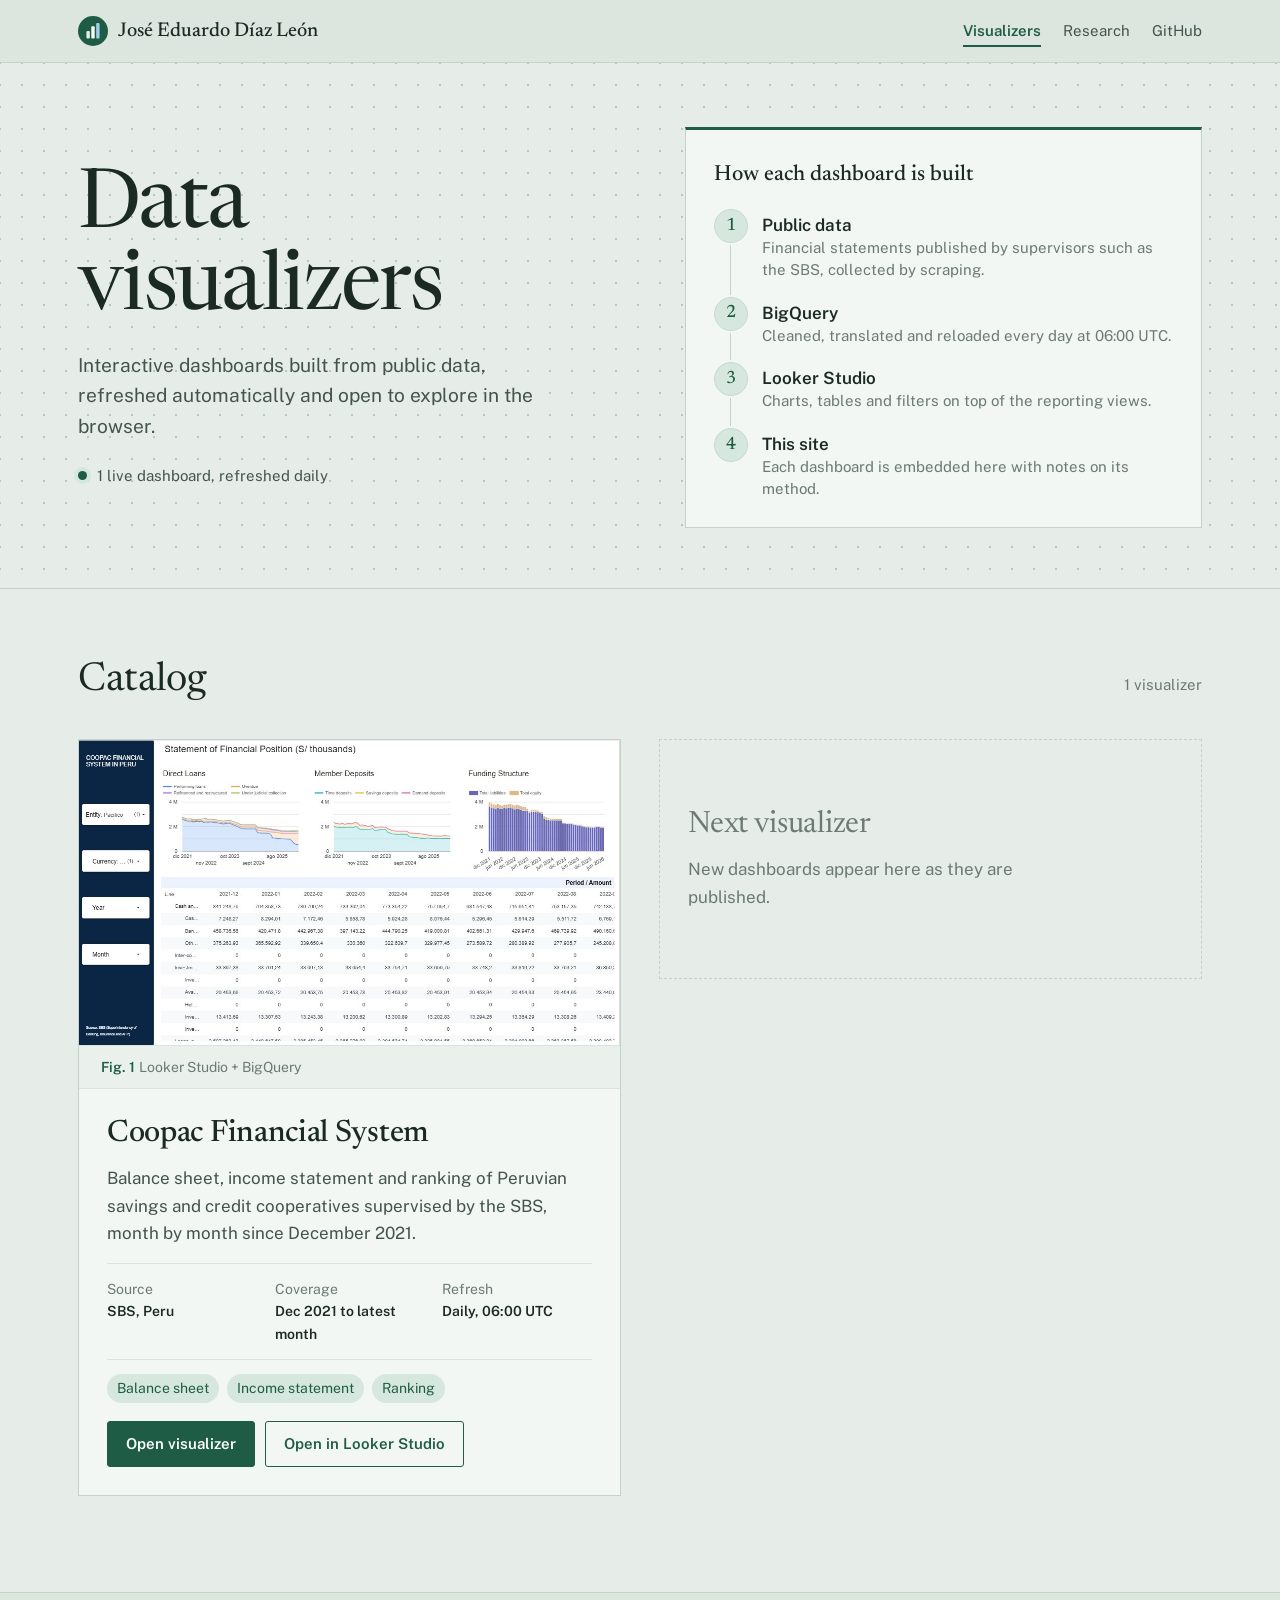
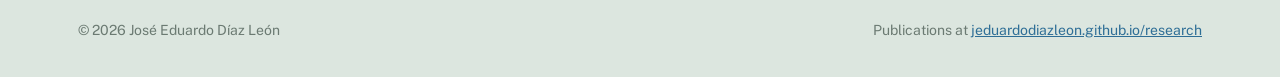
<file: index.html>
<!doctype html>
<html lang="en">
<head>
  <meta charset="utf-8">
  <meta name="viewport" content="width=device-width, initial-scale=1">
  <title>Visualization · José Eduardo Díaz León</title>
  <meta name="description" content="Interactive dashboards built from public data and refreshed automatically.">
  <meta name="theme-color" content="#dce6df">
  <link rel="icon" href="assets/favicon.svg" type="image/svg+xml">
  <link rel="preconnect" href="https://fonts.googleapis.com">
  <link rel="preconnect" href="https://fonts.gstatic.com" crossorigin>
  <link href="https://fonts.googleapis.com/css2?family=Newsreader:ital,opsz,wght@0,6..72,300..600;1,6..72,400&family=Public+Sans:wght@400;500;600&display=swap" rel="stylesheet">
  <link rel="stylesheet" href="assets/styles.css">
</head>
<body>
  <a class="skip" href="#gallery">Skip to the catalog</a>

  <header class="topbar">
    <div class="wrap">
      <a class="who" href="./" aria-label="José Eduardo Díaz León, visualizers home"><svg width="30" height="30" viewBox="0 0 32 32" aria-hidden="true"><rect width="32" height="32" rx="16" fill="#1f5c45"/><rect x="9" y="16" width="3.6" height="8" rx="1" fill="#e3eee8"/><rect x="14.2" y="11" width="3.6" height="13" rx="1" fill="#ffffff"/><rect x="19.4" y="7.5" width="3.6" height="16.5" rx="1" fill="#9fd0e8"/></svg><span>José Eduardo Díaz León</span></a>
      <nav aria-label="Main">
        <a href="./" aria-current="page">Visualizers</a>
        <a href="https://jeduardodiazleon.github.io/research/">Research</a>
        <a href="https://github.com/jeduardodiazleon" target="_blank" rel="noopener">GitHub</a>
      </nav>
    </div>
  </header>

  <main>
    <section class="hero">
      <div class="wrap">
        <div>
          <h1>Data visualizers</h1>
          <p class="lede">Interactive dashboards built from public data, refreshed automatically and open to explore in the browser.</p>
          <p class="live"><span class="dot" aria-hidden="true"></span><span id="live-count"></span></p>
        </div>
        <figure class="pipeline" aria-labelledby="pipeline-title">
          <h2 id="pipeline-title">How each dashboard is built</h2>
          <ol class="steps">
            <li><div><b>Public data</b><span>Financial statements published by supervisors such as the SBS, collected by scraping.</span></div></li>
            <li><div><b>BigQuery</b><span>Cleaned, translated and reloaded every day at 06:00 UTC.</span></div></li>
            <li><div><b>Looker Studio</b><span>Charts, tables and filters on top of the reporting views.</span></div></li>
            <li><div><b>This site</b><span>Each dashboard is embedded here with notes on its method.</span></div></li>
          </ol>
        </figure>
      </div>
    </section>

    <section class="gallery" id="gallery" aria-labelledby="gallery-title">
      <div class="wrap">
        <div class="gallery-head">
          <h2 id="gallery-title">Catalog</h2>
          <p id="count"></p>
        </div>
        <div class="grid" id="grid"></div>
      </div>
    </section>
  </main>

  <footer class="footer">
    <div class="wrap">
      <span>© <span id="year"></span> José Eduardo Díaz León</span>
      <span>Publications at <a href="https://jeduardodiazleon.github.io/research/">jeduardodiazleon.github.io/research</a></span>
    </div>
  </footer>

  <script src="assets/apps.js"></script>
  <script src="assets/main.js"></script>
</body>
</html>
</file>
<file: assets/styles.css>
/* ---------- Tokens ---------- */
:root {
  --paper: #e6ede8;
  --sheet: #f3f7f4;
  --ink: #1c2a24;
  --ink-2: #43544c;
  --ink-3: #6b7a72;
  --rule: #c5d2c9;
  --rule-2: #dbe4de;
  --green: #1f5c45;
  --green-soft: #d6e8dd;
  --blue: #2e6e96;
  --focus: #7fb8d8;

  --serif: "Newsreader", Georgia, "Times New Roman", serif;
  --sans: "Public Sans", "Helvetica Neue", Arial, sans-serif;
  --page: 1220px;
  --gutter: clamp(20px, 4vw, 48px);
  --measure: 62ch;
}

*, *::before, *::after { box-sizing: border-box; }
html { -webkit-text-size-adjust: 100%; }
body {
  margin: 0;
  background: var(--paper);
  color: var(--ink);
  font-family: var(--sans);
  font-size: 17px;
  line-height: 1.6;
}
a { color: inherit; }
img { display: block; max-width: 100%; }
:focus-visible { outline: 3px solid var(--focus); outline-offset: 3px; border-radius: 3px; }

.skip { position: absolute; left: -999px; top: 8px; z-index: 20; background: var(--green); color: #fff; padding: 8px 14px; }
.skip:focus { left: 8px; }
.wrap { max-width: var(--page); margin: 0 auto; padding: 0 var(--gutter); }

/* ---------- Top bar ---------- */
.topbar { background: #dce6df; border-bottom: 1px solid var(--rule); }
.topbar .wrap { display: flex; align-items: center; justify-content: space-between; gap: 20px; min-height: 62px; }
.who { display: flex; align-items: center; gap: 10px; text-decoration: none; font-family: var(--serif); font-size: 20px; font-weight: 500; }
.who svg { flex: none; }
.topbar nav { display: flex; gap: 22px; font-size: 15px; }
.topbar nav a { text-decoration: none; color: var(--ink-2); padding: 4px 0; }
.topbar nav a:hover { color: var(--green); }
.topbar nav a[aria-current="page"] { color: var(--green); font-weight: 600; box-shadow: inset 0 -2px 0 var(--green); }

/* ---------- Hero ---------- */
.hero {
  padding: clamp(36px, 5vw, 64px) 0 clamp(36px, 5vw, 60px);
  border-bottom: 1px solid var(--rule);
  /* dotted grid: the lab-notebook texture of this site */
  background-image: radial-gradient(#b7c7bc 1.1px, transparent 1.3px);
  background-size: 22px 22px;
  background-position: 11px 11px;
}
.hero .wrap {
  display: grid;
  grid-template-columns: minmax(0, 1.05fr) minmax(0, 1fr);
  gap: clamp(28px, 5vw, 72px);
  align-items: center;
}
.hero h1 {
  margin: 0 0 18px;
  font-family: var(--serif);
  font-weight: 400;
  font-size: clamp(44px, 6.4vw, 84px);
  line-height: 1;
  letter-spacing: -0.02em;
}
.hero .lede { margin: 0 0 22px; font-size: clamp(18px, 1.5vw, 20px); color: var(--ink-2); max-width: 40ch; }
.hero .live { margin: 0; font-size: 15px; color: var(--ink-2); display: flex; align-items: center; gap: 10px; }
.dot { width: 9px; height: 9px; border-radius: 50%; background: var(--green); box-shadow: 0 0 0 4px var(--green-soft); flex: none; }

/* Pipeline diagram: how every dashboard is built (a real sequence) */
.pipeline {
  margin: 0;
  background: var(--sheet);
  border: 1px solid var(--rule);
  border-top: 3px solid var(--green);
  padding: clamp(18px, 2.4vw, 28px);
}
.pipeline h2 { margin: 0 0 16px; font-family: var(--serif); font-weight: 500; font-size: 22px; }
.steps { list-style: none; margin: 0; padding: 0; counter-reset: step; }
.steps li {
  counter-increment: step;
  display: grid; grid-template-columns: 34px minmax(0, 1fr); gap: 14px;
  position: relative; padding-bottom: 16px;
}
.steps li:last-child { padding-bottom: 0; }
.steps li::before {
  content: counter(step);
  width: 34px; height: 34px; border-radius: 50%;
  display: grid; place-items: center;
  font-family: var(--serif); font-size: 18px; font-weight: 500;
  color: var(--green); background: var(--green-soft); border: 1px solid #c4dacd;
}
.steps li:not(:last-child)::after {
  content: ""; position: absolute; left: 16.5px; top: 36px; bottom: 2px; width: 1px; background: var(--rule);
}
.steps b { display: block; font-weight: 600; color: var(--ink); line-height: 1.35; margin-top: 5px; }
.steps span { display: block; font-size: 15px; color: var(--ink-3); line-height: 1.45; }

/* ---------- Gallery ---------- */
.gallery { padding: clamp(40px, 5vw, 60px) 0 96px; }
.gallery-head { display: flex; justify-content: space-between; align-items: baseline; gap: 16px; margin-bottom: 26px; }
.gallery-head h2 { margin: 0; font-family: var(--serif); font-weight: 400; font-size: clamp(30px, 3.2vw, 40px); letter-spacing: -0.01em; }
.gallery-head p { margin: 0; color: var(--ink-3); font-size: 15px; }

.grid { display: grid; grid-template-columns: repeat(2, minmax(0, 1fr)); gap: clamp(22px, 3vw, 40px); }

.card { background: var(--sheet); border: 1px solid var(--rule); display: flex; flex-direction: column; }
.card .shot { margin: 0; border-bottom: 1px solid var(--rule-2); }
.card .shot a { display: block; aspect-ratio: 16 / 9; overflow: hidden; background: #fff; }
.card .shot img { width: 100%; height: 100%; object-fit: cover; object-position: top left; }
.card .shot a:hover img { opacity: .92; }
.card figcaption { padding: 10px 22px; font-size: 14px; color: var(--ink-3); background: #eaf1ec; border-top: 1px solid var(--rule-2); }
.card figcaption b { color: var(--green); font-weight: 600; margin-right: 4px; }

.card-body { padding: clamp(20px, 2.4vw, 28px); display: flex; flex-direction: column; gap: 14px; flex: 1; }
.card h3 { margin: 0; font-family: var(--serif); font-weight: 500; font-size: clamp(26px, 2.4vw, 32px); line-height: 1.12; letter-spacing: -0.01em; }
.card h3 a { text-decoration: none; }
.card h3 a:hover { color: var(--green); }
.card .summary { margin: 0; color: var(--ink-2); max-width: var(--measure); }

.meta { display: grid; grid-template-columns: repeat(3, minmax(0, 1fr)); gap: 12px 18px; margin: 2px 0 0; font-size: 14px; padding: 14px 0; border-top: 1px solid var(--rule-2); border-bottom: 1px solid var(--rule-2); }
.meta dt { color: var(--ink-3); }
.meta dd { margin: 0; color: var(--ink); font-weight: 600; }

.pages { display: flex; flex-wrap: wrap; gap: 6px 8px; margin: 0; padding: 0; list-style: none; font-size: 14px; }
.pages li { background: var(--green-soft); color: var(--green); padding: 3px 10px; border-radius: 999px; }

.actions { display: flex; flex-wrap: wrap; gap: 10px; margin-top: auto; padding-top: 4px; }
.btn {
  display: inline-flex; align-items: center; gap: 8px; text-decoration: none; cursor: pointer;
  font-family: var(--sans); font-weight: 600; font-size: 15px;
  padding: 10px 18px; border-radius: 3px; border: 1.5px solid var(--green);
  background: var(--green); color: #fff;
}
.btn:hover { background: #174a37; border-color: #174a37; }
.btn.ghost { background: transparent; color: var(--green); }
.btn.ghost:hover { background: var(--green-soft); }

.card.slot { background: transparent; border-style: dashed; justify-content: center; min-height: 240px; align-self: start; }
.card.slot .card-body { justify-content: center; }
.card.slot h3 { color: var(--ink-3); font-weight: 400; }
.card.slot p { margin: 0; color: var(--ink-3); max-width: 40ch; }

/* ---------- Viewer ---------- */
.v-head { background: #dce6df; border-bottom: 1px solid var(--rule); padding: clamp(26px, 4vw, 44px) 0 clamp(24px, 3vw, 36px); }
.back { color: var(--blue); font-size: 15px; text-decoration: none; }
.back:hover { text-decoration: underline; }
.v-head h1 { margin: 12px 0 14px; font-family: var(--serif); font-weight: 400; font-size: clamp(36px, 5vw, 64px); line-height: 1.02; letter-spacing: -0.02em; }
.v-row { display: grid; grid-template-columns: minmax(0, 1.5fr) minmax(0, 1fr); gap: clamp(20px, 4vw, 56px); align-items: start; }
.v-row .summary { margin: 0; color: var(--ink-2); font-size: 18px; max-width: var(--measure); }
.v-row .meta { grid-template-columns: minmax(0, 1fr); border: 0; padding: 0; gap: 8px; }
.v-row .meta div { display: grid; grid-template-columns: 90px 1fr; }

.stage { max-width: 1380px; margin: clamp(20px, 3vw, 36px) auto 0; padding: 0 clamp(8px, 2vw, 24px); }
.stage .frame { background: var(--sheet); border: 1px solid var(--rule); border-top: 3px solid var(--green); padding: 6px; }
.stage iframe { display: block; width: 100%; border: 0; background: #fff; }
.stage .hint { color: var(--ink-3); font-size: 14px; margin: 12px 4px 0; }
.stage .hint a { color: var(--blue); }

.notes { padding: clamp(40px, 5vw, 64px) 0 96px; }
.notes-grid { display: grid; grid-template-columns: minmax(0, 1fr) minmax(0, 2fr); gap: clamp(20px, 4vw, 56px); border-top: 1px solid var(--rule); padding-top: 26px; }
.notes h2 { margin: 0; font-family: var(--serif); font-weight: 400; font-size: 30px; }
.notes ol { margin: 0; padding-left: 1.3em; max-width: var(--measure); }
.notes li { margin-bottom: 12px; color: var(--ink-2); }
.notes li::marker { color: var(--green); font-weight: 700; }

.missing { padding: 96px 0; max-width: var(--measure); }
.missing h1 { font-family: var(--serif); font-weight: 400; font-size: 44px; margin: 0 0 12px; }
.missing a { color: var(--blue); }

/* ---------- Footer ---------- */
.footer { border-top: 1px solid var(--rule); background: #dce6df; padding: 26px 0 36px; color: var(--ink-3); font-size: 14px; }
.footer .wrap { display: flex; flex-wrap: wrap; justify-content: space-between; gap: 10px 32px; }
.footer a { color: var(--blue); }

/* ---------- Responsive ---------- */
@media (max-width: 900px) {
  .hero .wrap, .v-row, .notes-grid { grid-template-columns: minmax(0, 1fr); }
  .grid { grid-template-columns: minmax(0, 1fr); }
  .card.slot { min-height: 150px; }
}
@media (max-width: 520px) {
  .meta { grid-template-columns: minmax(0, 1fr) minmax(0, 1fr); }
  .who span { display: none; }
  .topbar nav { gap: 16px; }
}
</file>
